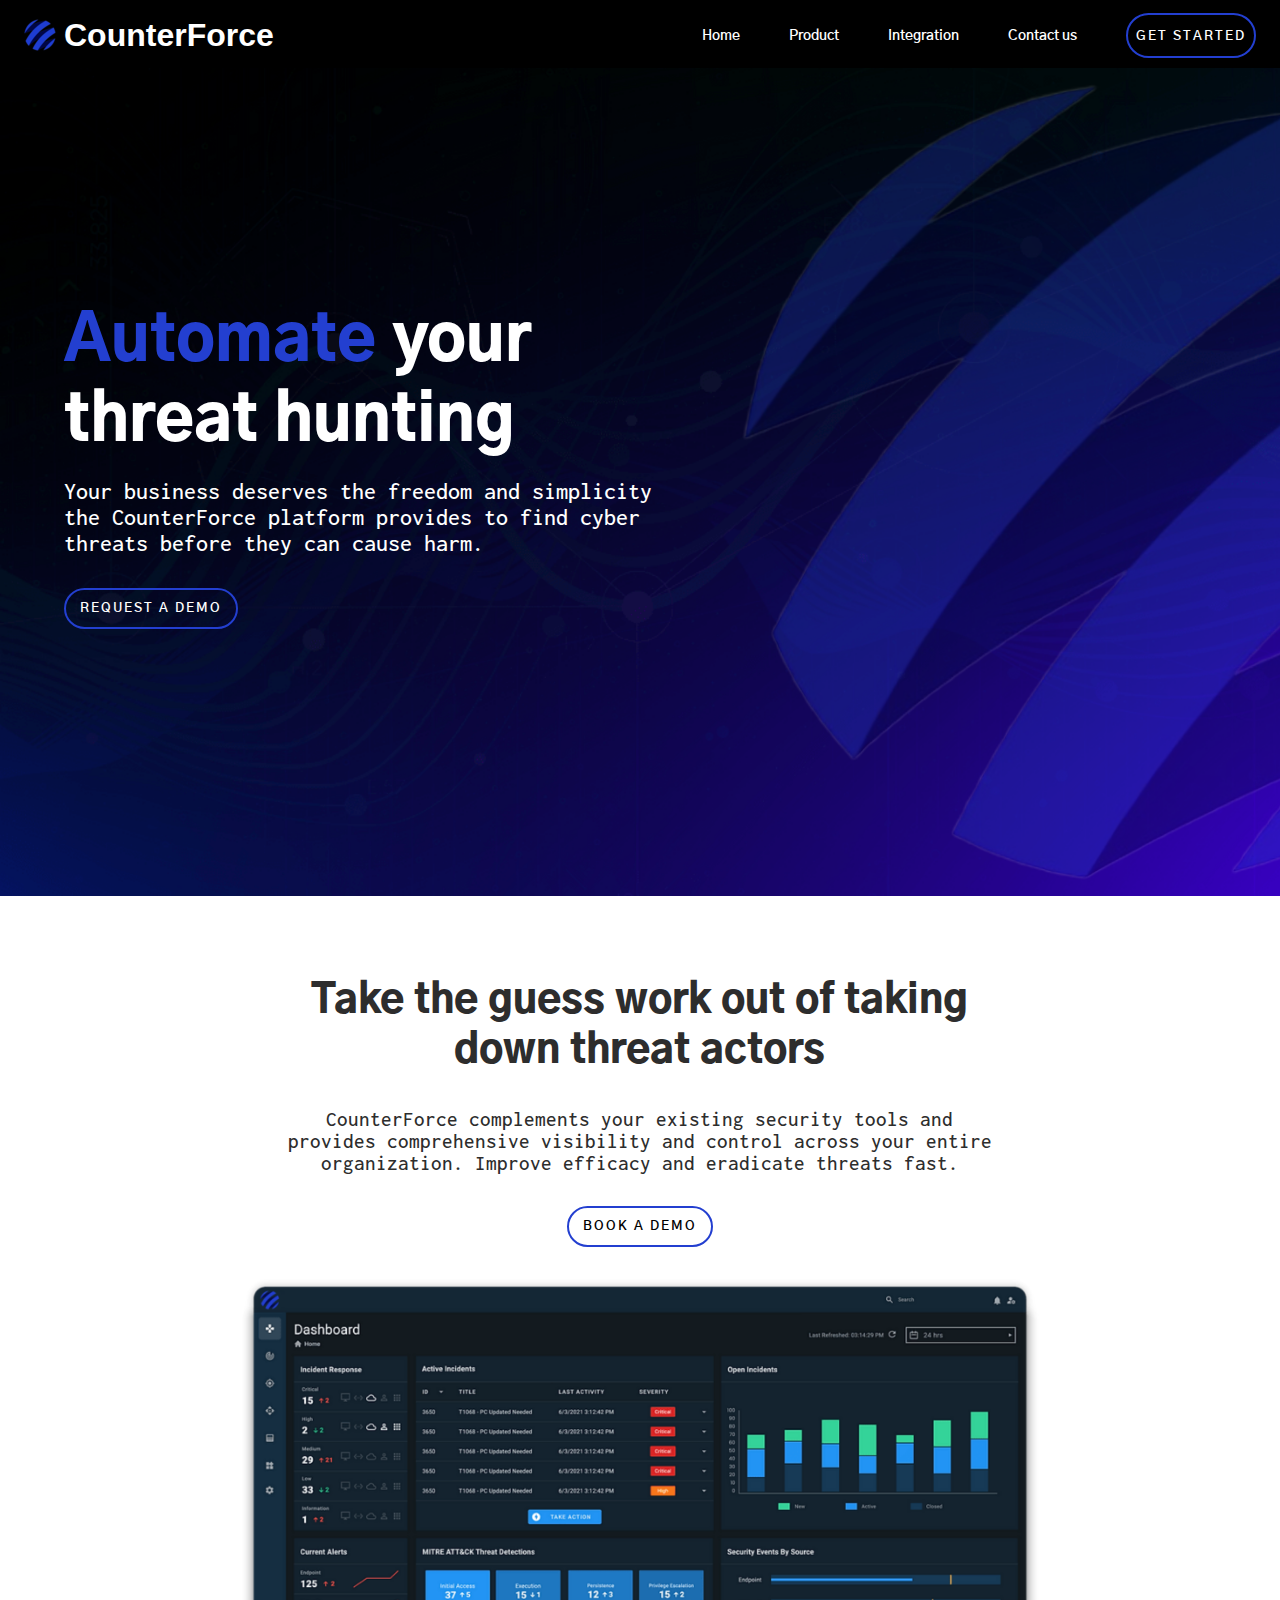
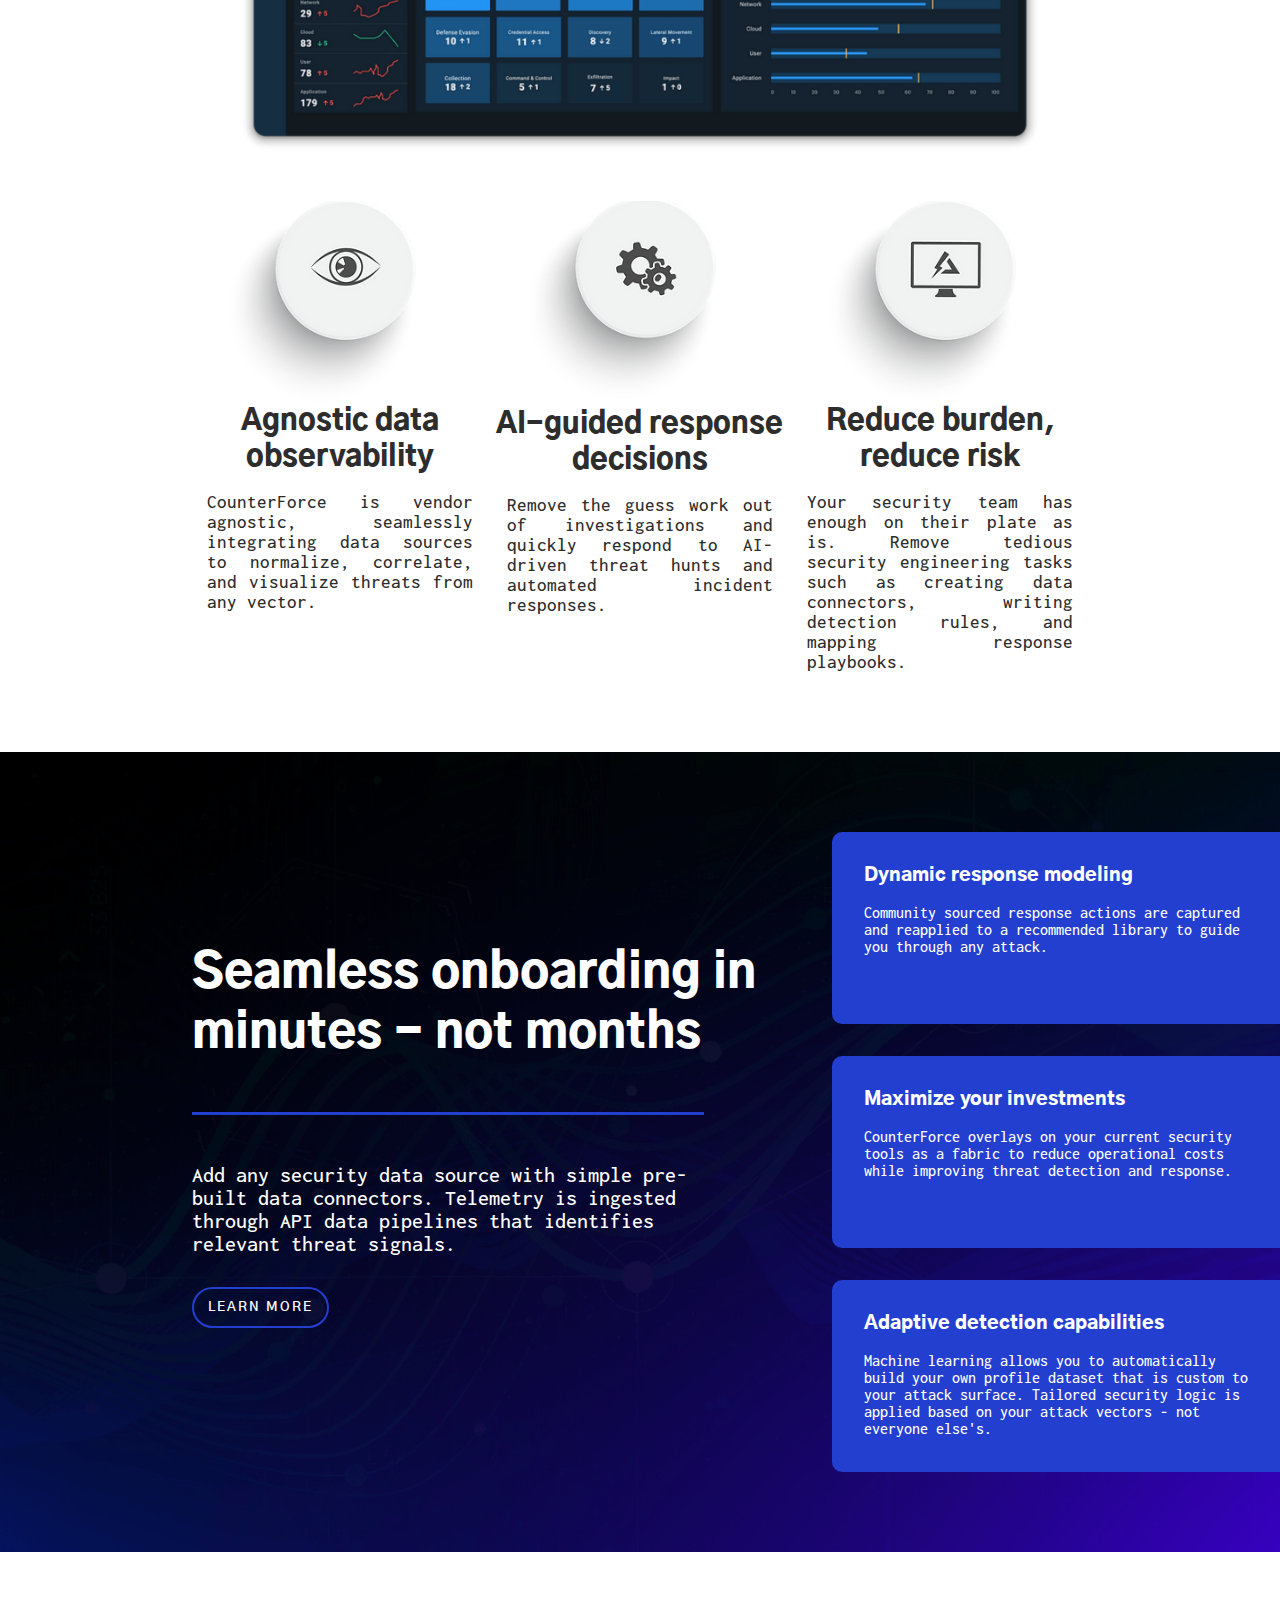
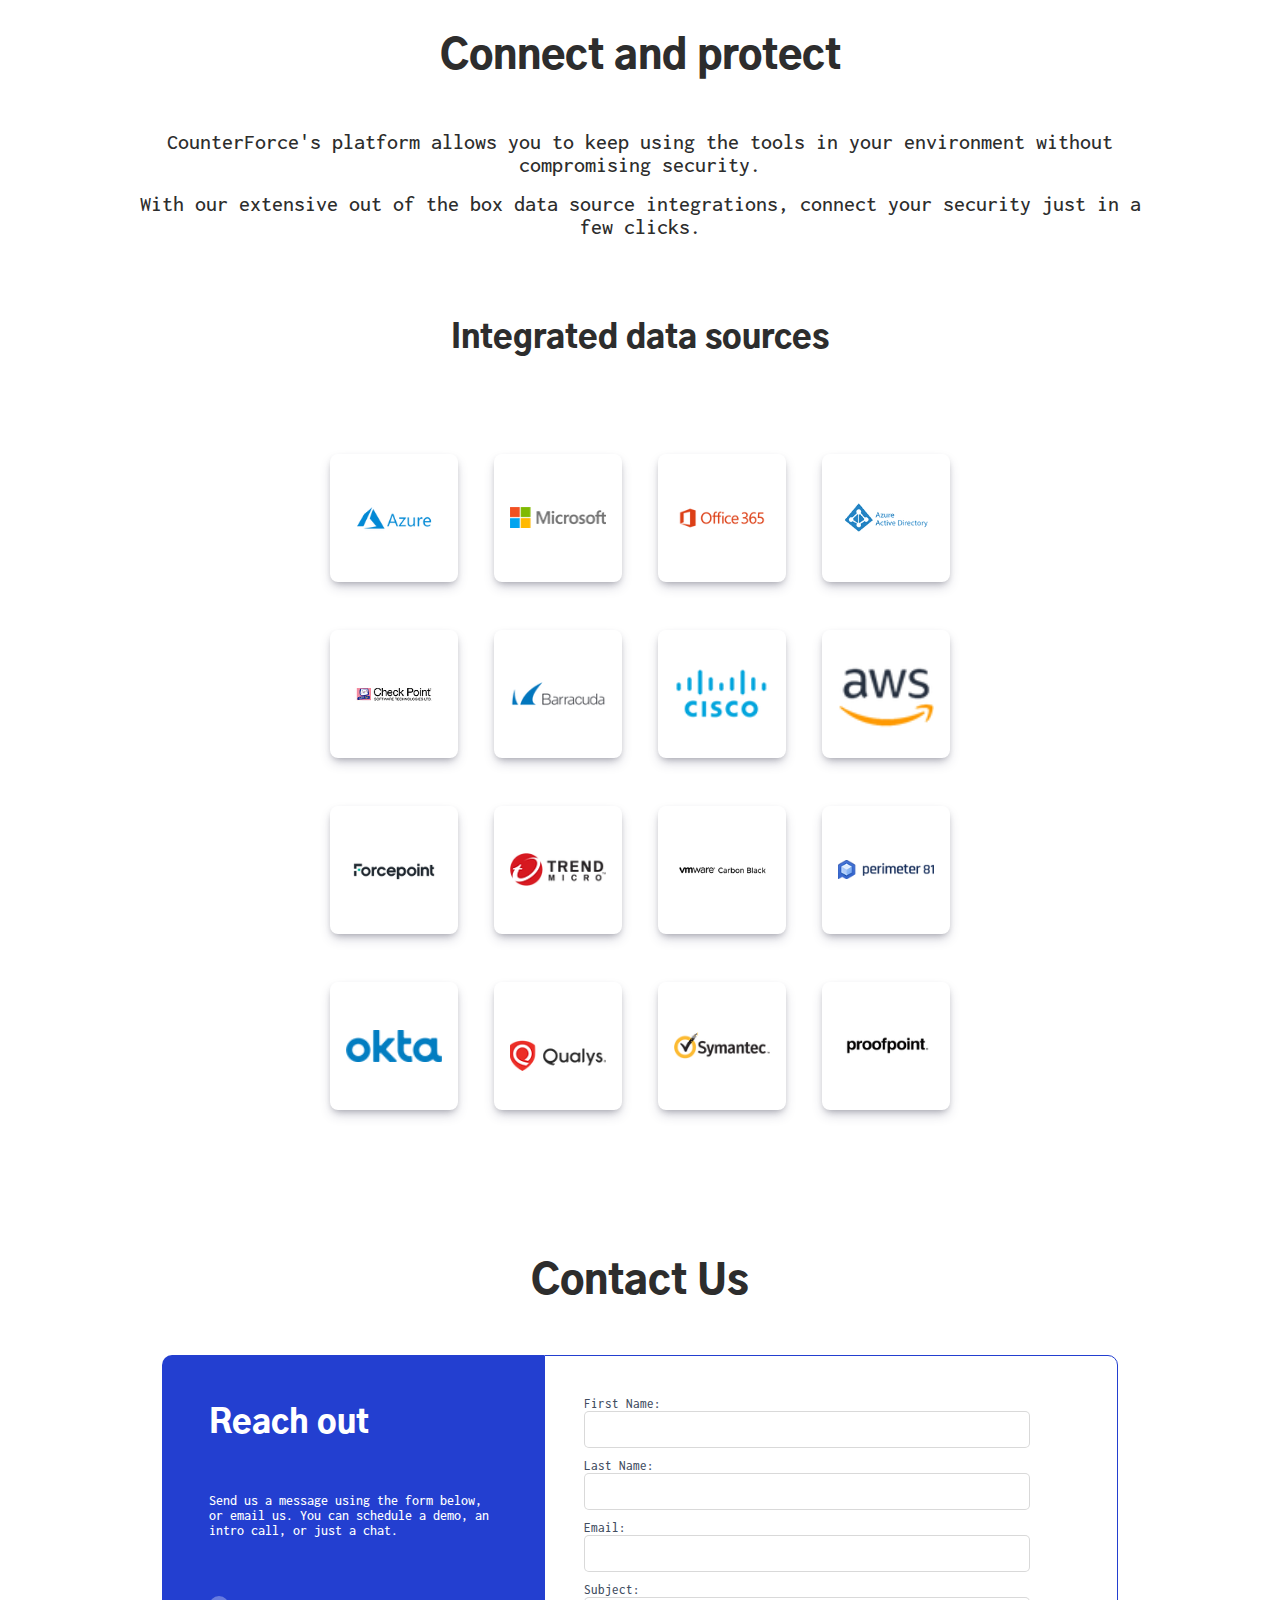
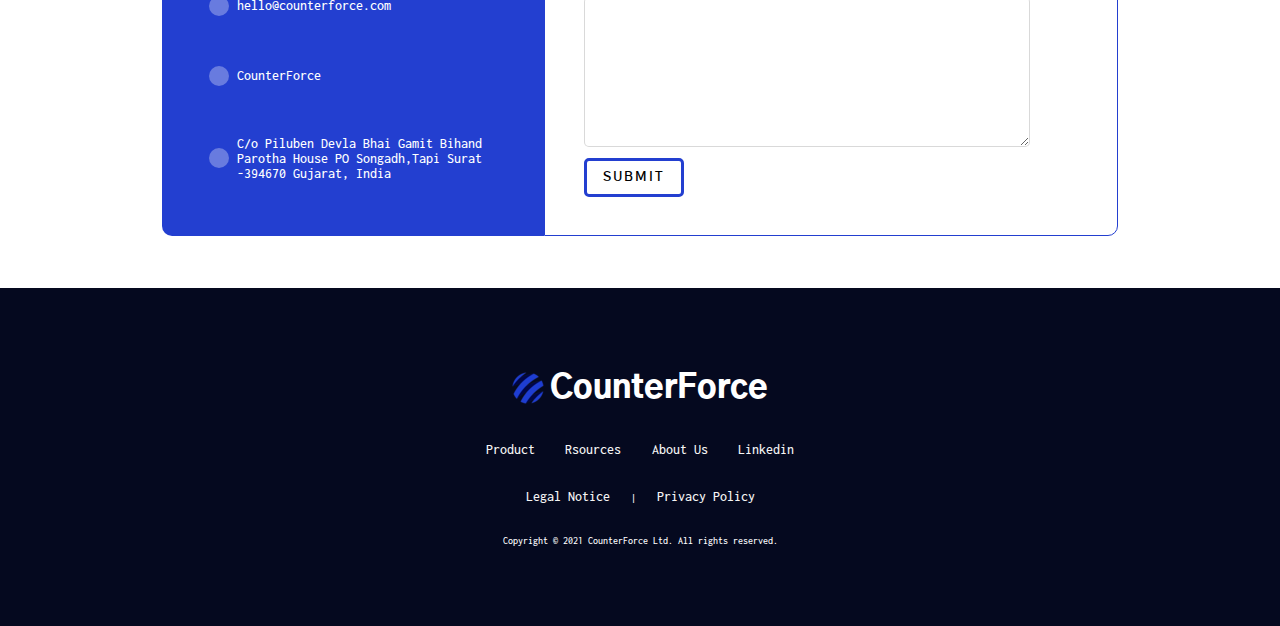
<file: index.html>
<!DOCTYPE html>
<html lang="en">

<head>
    <meta charset="UTF-8" />
    <meta http-equiv="X-UA-Compatible" content="IE=edge" />
    <meta name="viewport" content="width=device-width, initial-scale=1.0" />
    <link rel="stylesheet" href="style.css" />
    <link rel="icon" href="./assets/logo.png" />
    <link rel="stylesheet" href="https://unicons.iconscout.com/release/v4.0.0/css/line.css" />
    <title>CounterForce</title>
</head>

<body>
    <header class="header">
        <nav class="navbar">
            <h6>
                <a href="#" class="nav-logo"><img src="./assets/logo.png" alt="" />CounterForce</a>
            </h6>
            <ul class="nav-menu">
                <li class="nav-item">
                    <a href="#" class="nav-link">Home</a>
                </li>
                <li class="nav-item">
                    <a href="#tool" class="nav-link">Product</a>
                </li>
                <li class="nav-item">
                    <a href="#integration" class="nav-link">Integration</a>
                </li>
                <li class="nav-item">
                    <a href="#contact" class="nav-link">Contact us</a>
                </li>
                <li class="nav-button button ">
                    <a href="#contact" class="nav-link">Get Started</a>
                </li>
            </ul>
            <div class="hamburger">
                <span class="bar"></span>
                <span class="bar"></span>
                <span class="bar"></span>
            </div>
        </nav>
    </header>

    <!-- scroll to top button -->
    <a href="#" class="to-top">
        <i class="uil uil-angle-double-up"></i>
    </a>

    <!-- main body -->
    <section class="main-slider">
        <div class="slider-content">
            <h1 class="heading">
                <u>Automate</u> your
                threat hunting
            </h1>
            <p>
                Your business deserves the freedom and simplicity the CounterForce platform provides to find cyber
                threats
                before they can cause harm.
            </p>
            <div class="sign-up">
                <a href="#contact">
                    <button class="button">
                        request a demo
                    </button>
                </a>
            </div>

        </div>
        <div class="slider-img">
            <img src="./assets/logo1.png" alt="" />
        </div>
    </section>

    <!-- product -->
    <section class="product" id="tool">
        <h1 class="heading">Take the guess work out of taking down threat actors</h1>
        <p>CounterForce complements your existing security tools and provides comprehensive visibility and control
            across your entire organization.
            Improve efficacy and eradicate threats fast.</p>
        <div class="sign-up">
            <a href="#contact">
                <button class="button">
                    Book a demo
                </button>
            </a>
        </div>
        <div class="photo">
            <img src="./assets/dashboard.png" alt="">
        </div>
        <div class="features">
            <div class="feature feature1">
                <img src="./assets/Eye-circle.png" alt="">
                <h3>Agnostic data observability</h3>
                <p>CounterForce is vendor agnostic, seamlessly integrating data sources to normalize, correlate, and
                    visualize threats from any vector.</p>
            </div>
            <div class="feature feature2">
                <img src="./assets/Gear-circle.png" alt="">
                <h3>AI-guided response decisions</h3>
                <p>Remove the guess work out of investigations and quickly respond to AI-driven threat hunts and
                    automated incident responses.</p>
            </div>
            <div class="feature feature3">
                <img src="./assets/UI-circle.png" alt="">
                <h3>Reduce burden, reduce risk</h3>
                <p>Your security team has enough on their plate as is. Remove tedious security engineering tasks such as
                    creating data connectors, writing detection rules, and mapping response playbooks.</p>
            </div>
        </div>
    </section>

    <!-- onboard -->
    <section class="onboard">
        <div class="part left">
            <h1>Seamless onboarding in minutes - not months</h1>
            <hr>
            <p>Add any security data source with simple pre-built data connectors. Telemetry is ingested through API
                data pipelines that identifies relevant threat signals.</p>
            <div class="sign-up">
                <a href="#contact">
                    <button class="button">
                        Learn More
                    </button>
                </a>
            </div>
        </div>
        <div class="part right">
            <div class="tab tab1">
                <h3>Dynamic response modeling</h3>
                <p>Community sourced response actions are captured and reapplied to a recommended library to guide you
                    through any attack.</p>
            </div>
            <div class="tab tab2">
                <h3>Maximize your investments</h3>
                <p>CounterForce overlays on your current security tools as a fabric to reduce operational costs while
                    improving threat detection and response.</p>
            </div>
            <div class="tab tab3">
                <h3>Adaptive detection capabilities</h3>
                <p>Machine learning allows you to automatically build your own profile dataset that is custom to your
                    attack surface. Tailored security logic is applied based on your attack vectors - not everyone
                    else's.</p>
            </div>
        </div>
    </section>

    <!-- integration -->
    <section class="integration" id="integration">
        <h1 class="heading">Connect and protect</h1>
        <p>CounterForce's platform allows you to keep using the tools in your environment without compromising security.
        </p>
        <p>With our extensive out of the box data source integrations, connect your security just in a few clicks.</p>

        <h2>Integrated data sources</h2>
        <div class="brands">
            <div class="brand brand1">
                <img src="./assets/Azure.png" alt="">
            </div>
            <div class="brand brand2">
                <img src="./assets/microsoft.png" alt="">
            </div>
            <div class="brand brand3">
                <img src="./assets/office-365.png" alt="">
            </div>
            <div class="brand brand4">
                <img src="./assets/Azure-AD.png" alt="">
            </div>
            <div class="brand brand5">
                <img src="./assets/checkpoint.png" alt="">
            </div>
            <div class="brand brand6">
                <img src="./assets/Barracuda.png" alt="">
            </div>
            <div class="brand brand7">
                <img src="./assets/Cisco.png" alt="">
            </div>
            <div class="brand brand8">
                <img src="./assets/aws-logo.png" alt="">
            </div>
            <div class="brand brand9">
                <img src="./assets/forcepoint.png" alt="">
            </div>
            <div class="brand brand10">
                <img src="./assets/trend.png" alt="">
            </div>
            <div class="brand brand11">
                <img src="./assets/VMware.png" alt="">
            </div>
            <div class="brand brand12">
                <img src="./assets/perimeter.png" alt="">
            </div>
            <div class="brand brand13">
                <img src="./assets/Okta.png" alt="">
            </div>
            <div class="brand brand14">
                <img src="./assets/qualys.png" alt="">
            </div>
            <div class="brand brand15">
                <img src="./assets/Symantec.png" alt="">
            </div>
            <div class="brand brand16">
                <img src="./assets/Proofpoint.png" alt="">
            </div>
        </div>
    </section>

    <!-- contact -->
    <section class="contact-us" id="contact">
        <h1 class="heading">Contact Us</h1>
        <div class="contact-card">
            <div class="contact-info">
                <h1>Reach out</h1>
                <p>Send us a message using the form below, or email us. You can schedule a demo, an intro call, or just
                    a
                    chat.</p>
                <a href="mailto:hello@counterforce.com"><i class="uil uil-envelope-alt"></i>hello@counterforce.com</a>
                <a href="https://www.linkedin.com/company/counter-force"><i
                        class="uil uil-linkedin-alt"></i>CounterForce</a>
                <a><i class="uil uil-map-marker"></i>C/o Piluben Devla Bhai Gamit
                    Bihand Parotha House
                    PO Songadh,Tapi
                    Surat -394670
                    Gujarat,
                    India</a>
            </div>
            <div class="contact-form">
                <form id="my-form" action="https://formspree.io/f/mlezrawd" method="POST">

                    <label>First Name:</label> <br>
                    <input type="text" name="firstname"><br>

                    <label>Last Name:</label><br>
                    <input type="text" name="lastname"><br>

                    <label>Email:</label><br>
                    <input type="email" name="email" /><br>

                    <label>Subject:</label><br>
                    <textarea type="text" name="message" style="height:150px"></textarea><br>

                    <button id="my-form-button" class="button">Submit</button>

                    <p id="my-form-status"></p>
                </form>
            </div>
        </div>
    </section>

    <!-- footer -->
    <footer>
        <h1><img src="./assets/logo.png" alt="">CounterForce</h1>
        <div class="content">
            <a href="">Product</a>
            <a href="">Rsources</a>
            <a href="">About Us</a>
            <a href="https://www.linkedin.com/company/counter-force">Linkedin</a>
        </div>
        <p><a href="legal-notice.html">Legal Notice</a> | <a href="">Privacy Policy</a></p>
        <p>Copyright © 2021 CounterForce Ltd. All rights reserved.</p>
    </footer>


    <script src="script.js"></script>
    <script>
        var form = document.getElementById("my-form");

        async function handleSubmit(event) {
            event.preventDefault();
            var status = document.getElementById("my-form-status");
            var data = new FormData(event.target);
            fetch(event.target.action, {
                method: form.method,
                body: data,
                headers: {
                    Accept: "application/json",
                },
            })
                .then((response) => {
                    status.innerHTML = "Thanks for your submission!";
                    form.reset();
                })
                .catch((error) => {
                    status.innerHTML = "Oops! There was a problem submitting your form";
                });
        }
        form.addEventListener("submit", handleSubmit);
    </script>
</body>

</html>
</file>
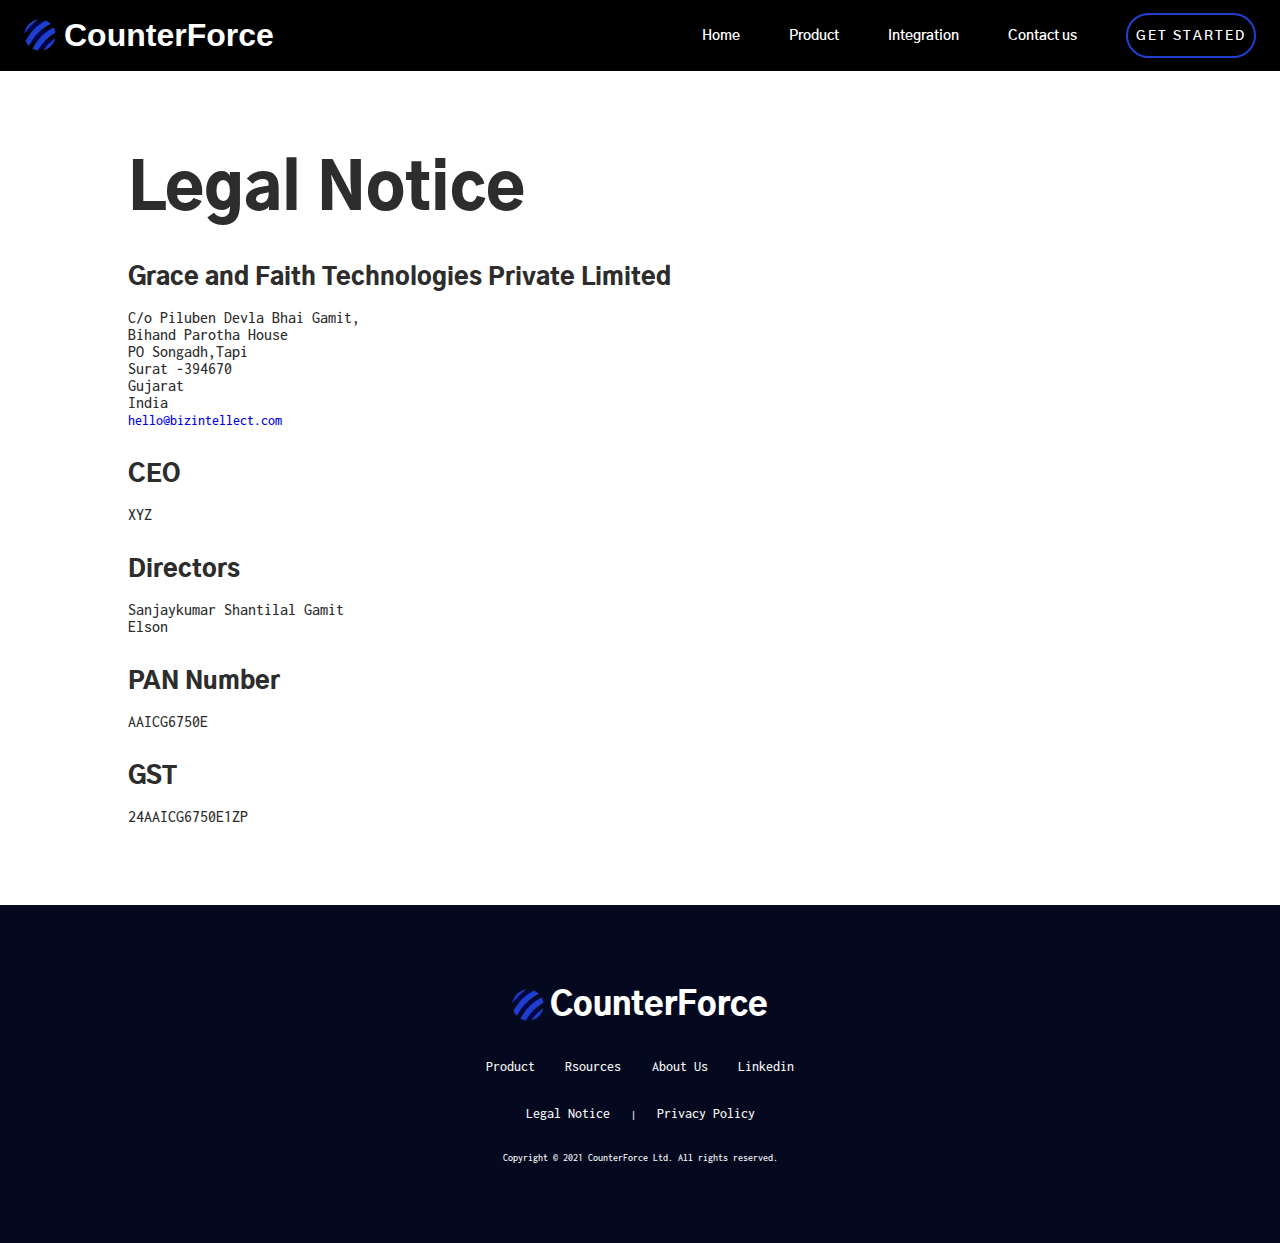
<file: legal-notice.html>
<!DOCTYPE html>
<html lang="en">

<head>
  <meta charset="UTF-8">
  <meta http-equiv="X-UA-Compatible" content="IE=edge">
  <meta name="viewport" content="width=device-width, initial-scale=1.0">
  <link rel="icon" href="./assets/logo.png" />
  <link rel="stylesheet" href="style.css" />
  <link rel="stylesheet" href="legal-notice.css">
  <link rel="stylesheet" href="https://unicons.iconscout.com/release/v4.0.0/css/line.css" />
  <title>Legal Notice</title>
</head>

<body>
  <header class="header">
    <nav class="navbar">
      <h6>
        <a href="#" class="nav-logo"><img src="./assets/logo.png" alt="" />CounterForce</a>
      </h6>
      <ul class="nav-menu">
        <li class="nav-item">
          <a href="index.html" class="nav-link">Home</a>
        </li>
        <li class="nav-item">
          <a href="index.html#tool" class="nav-link">Product</a>
        </li>
        <li class="nav-item">
          <a href="index.html#integration" class="nav-link">Integration</a>
        </li>
        <li class="nav-item">
          <a href="index.html#contact" class="nav-link">Contact us</a>
        </li>
        <li class="nav-button button ">
          <a href="index.html#contact" class="nav-link">Get Started</a>
        </li>
      </ul>
      <div class="hamburger">
        <span class="bar"></span>
        <span class="bar"></span>
        <span class="bar"></span>
      </div>
    </nav>
  </header>

  <section class="legal-notice">
    <h1 class="heading"><b>Legal Notice</b></h1>
    <h5>Grace and Faith Technologies Private Limited</h5>

    <p> C/o Piluben Devla Bhai Gamit,</p>
    <p>Bihand Parotha House</p>
    <p>PO Songadh,Tapi</p>
    <P>Surat -394670</P>
    <p>Gujarat</p>
    <p>India</p>
    <a href="mailto:hello@bizintellect.com">hello@bizintellect.com</a>
    <h5>CEO</h5>
    <p>XYZ</p>
    <h5>Directors</h5>
    <p>Sanjaykumar Shantilal Gamit</p>
    <p>Elson</p>
    <h5>PAN Number</h5>
    <p>AAICG6750E</p>
    <h5>GST</h5>
    <p>24AAICG6750E1ZP</p>
  </section>

  <!-- footer -->
  <footer>
    <h1><img src="./assets/logo.png" alt="">CounterForce</h1>
    <div class="content">
      <a href="">Product</a>
      <a href="">Rsources</a>
      <a href="">About Us</a>
      <a href="https://www.linkedin.com/company/counter-force">Linkedin</a>
    </div>
    <p><a href="legal-notice.html">Legal Notice</a> | <a href="">Privacy Policy</a></p>
    <p>Copyright © 2021 CounterForce Ltd. All rights reserved.</p>
  </footer>

  <script src="/script.js"></script>
</body>

</html>
</file>
<file: style.css>
@import url("https://fonts.googleapis.com/css2?family=Gothic+A1:wght@600;700;800;900&family=Inconsolata:wght@400;500;600&display=swap");
@import url("http://fonts.cdnfonts.com/css/hemi-head-426");

/* #233fd0 -light blue
   #050e48 - dark blue */
* {
  margin: 0px;
  padding: 0px;
  box-sizing: border-box;
  text-decoration: none;
  border: none;
  outline: none;
}
a {
  text-decoration: none;
}

li {
  list-style: none;
}

html {
  font-size: 100%;
  height: 100%;
  overflow-x: hidden;
  margin: 0px;
  padding: 0px;
  touch-action: manipulation;
  scroll-behavior: smooth;
}
body {
  font-family: "Inconsolata", monospace;
  font-weight: 500;
  color: #2d2d2d;
  -webkit-font-smoothing: antialiased;
  -moz-osx-font-smoothing: grayscale;
  word-wrap: break-word;
}
h1,
h2,
h3,
h4,
h5,
h6 {
  font-family: "Gothic A1", sans-serif;
  font-weight: 900;
}
.button {
  font-family: "Gothic A1", sans-serif;
  text-transform: uppercase;
  letter-spacing: 2px;
  font-weight: 600;
  cursor: pointer;
}

/* navbar */
.navbar {
  display: flex;
  justify-content: space-between;
  align-items: center;
  padding: 0.8rem 1.5rem;
  background-color: #000;
}

.hamburger {
  display: none;
}

.bar {
  display: block;
  width: 20px;
  height: 2px;
  margin: 5px auto;
  -webkit-transition: all 0.3s ease-in-out;
  transition: all 0.3s ease-in-out;
  background-color: #fff;
}

.nav-menu {
  display: flex;
  justify-content: space-between;
  align-items: center;
  width: 45%;
}

.nav-link {
  font-weight: 600;
  color: #fff;
  font-family: "Gothic A1", sans-serif;
}

.nav-link:hover {
  color: #233fd0;
}

.nav-logo {
  font-family: "Hemi Head FourTwentySix", sans-serif;
  font-size: 2rem;
  color: #fff;
  display: flex;
  align-items: center;
  justify-content: center;
  gap: 8px;
  font-weight: 800;
  padding-right: 5px;
}

.nav-button a {
  width: 130px;
  height: 45px;
  border: solid 2px #233fd0;
  border-radius: 30px;
  font-size: 0.8rem;
  display: flex;
  align-items: center;
  justify-content: center;
  padding-top: 3px;
}

.nav-button a:hover {
  background-color: #233fd0;
  color: #fff;
  transition: 0.2s;
}

.to-top {
  border: 3px solid #233fd0;
  border-radius: 50%;
  position: fixed;
  z-index: 999;
  bottom: 10px;
  right: 20px;
  width: 3rem;
  height: 3rem;
  display: flex;
  align-items: center;
  justify-content: center;
  font-size: 25px;
  color: #233fd0;
  opacity: 0;
  pointer-events: none;
  transition: all 0.4s;
}
.to-top:hover {
  border: none;
  background-color: #233fd0;
}
.to-top:hover > i {
  color: white;
}
.to-top.active {
  bottom: 20px;
  pointer-events: auto;
  opacity: 1;
}

/* main-body */
.main-slider {
  height: 92vh;
  display: flex;
  flex-direction: row;
  align-items: center;
  justify-content: center;
  background-image: url(./assets/hero-bg.png);
  background-position: center;
  background-size: cover;
  background-repeat: no-repeat;
  overflow: hidden;
  margin-top: -3px;
}
.slider-content {
  width: 57vw;
  padding: 5%;
}
.slider-content > .heading {
  font-size: 4rem;
  font-weight: 900;
  color: #fff;
}
.slider-content > .heading u {
  color: #233fd0;
}

.slider-content p {
  font-size: 1.5rem;
  margin-top: 1rem;
  color: #fff;
}

.sign-up {
  margin: 2rem 0;
}

.sign-up button {
  padding: 10px 14px;
  border: 2px solid #233fd0;
  border-radius: 30px;
  background-color: transparent;
  color: #fff;
}
.sign-up button:hover {
  transition: all 0.3s;
  background-color: #233fd0;
}
.slider-img {
  width: 43vw;
  overflow: hidden;
  display: flex;
  align-items: center;
}
.slider-img img {
  width: 150%;
  opacity: 0.3;
}

/* product */
.product {
  display: flex;
  flex-direction: column;
  align-items: center;
  justify-content: center;
  padding: 5rem 15%;
  text-align: center;
}
.product > .heading {
  font-size: 2.5rem;
  font-weight: 900;
  width: 80%;
  margin-bottom: 2rem;
}
.product p {
  font-size: 1.3rem;
  width: 80%;
}
.product button {
  color: #000;
}
.product button:hover {
  color: #fff;
}
.product > .photo {
  width: 90%;
}
.product > .photo img {
  width: 100%;
  margin-bottom: 3rem;
}
.product > .features {
  display: flex;
  align-items: flex-start;
  justify-content: space-between;
}
.product > .features > .feature {
  width: 33%;
  display: flex;
  flex-direction: column;
  align-items: center;
  justify-content: center;
}
.product > .features > .feature img {
  width: 65%;
  margin-right: 2.5rem;
}
.product > .features > .feature h3 {
  font-size: 1.8rem;
  margin-bottom: 1rem;
  width: 100%;
}
.product > .features > .feature p {
  font-size: 1.2rem;
  width: 90%;
  text-align: justify;
}

/* onboard */
.onboard {
  background-image: url(./assets/hero-bg.png);
  background-position: center;
  background-size: cover;
  background-repeat: no-repeat;
  padding: 5rem 0;
  display: flex;
  align-items: center;
  color: #fff;
}
.onboard > .left {
  width: 65%;
  padding-left: 15%;
}
.onboard > .left h1 {
  font-size: 3rem;
}
.onboard > .left hr {
  width: 80%;
  height: 3px;
  background-color: #233fd0;
  margin: 3rem 0;
}
.onboard > .left p {
  font-size: 1.4rem;
  width: 80%;
}
.onboard > .right {
  width: 35%;
  display: flex;
  flex-direction: column;
  gap: 2rem;
}
.onboard > .right > .tab {
  padding: 2rem;
  height: 12rem;
  background-color: #233fd0;
  border-radius: 10px 0 0 10px;
}
.onboard > .right > .tab h3 {
  margin-bottom: 1rem;
}

/* integration */
.integration {
  padding: 5rem 0;
  text-align: center;
}
.integration > .heading {
  font-size: 2.5rem;
  width: 80%;
  margin: 0 auto;
  margin-bottom: 3rem;
}
.integration p {
  font-size: 1.4rem;
  width: 80%;
  margin: 0 auto;
  margin-bottom: 1rem;
}
.integration h2 {
  font-size: 2rem;
  margin: 5rem 0;
}
.integration > .brands {
  display: flex;
  align-items: center;
  justify-content: space-around;
  flex-wrap: wrap;
  gap: 1rem;
  padding: 0 5%;
  width: 60%;
  margin: 0 auto;
}
.integration > .brands > .brand {
  width: 8rem;
  height: 8rem;
  background-color: #fff;
  border-radius: 8px;
  display: flex;
  align-items: center;
  justify-content: center;
  box-shadow: rgba(50, 50, 93, 0.25) 0px 6px 12px -2px,
    rgba(0, 0, 0, 0.3) 0px 3px 7px -3px;
  margin: 1rem 0;
  padding: 1rem;
}
.integration > .brands > .brand img {
  width: 100%;
}

/* contact us */
.contact-us {
  padding: 4% 10%;
  display: flex;
  flex-direction: column;
  align-items: center;
  justify-content: center;
}
.contact-us > .heading {
  margin-bottom: 3rem;
  font-size: 2.5rem;
}
.contact-us p,
a {
  font-size: 0.9rem;
}
.contact-card {
  display: flex;
  flex-direction: row;
  align-items: stretch;
  justify-content: center;
}
.contact-info {
  background-color: #233fd0;
  border-radius: 10px 0 0 10px;
  width: 40%;
  display: flex;
  flex-direction: column;
  padding: 5%;
  justify-content: space-between;
}
.contact-info h1 {
  color: white;
  margin-bottom: 1rem;
}
.contact-info p {
  color: white;
  margin-bottom: 1rem;
}
.contact-info i {
  font-size: 1.2rem;
  background-color: #ffffff50;
  color: white;
  padding: 10px;
  border-radius: 50%;
  margin-right: 0.5rem;
}
.contact-info i:hover {
  background-color: transparent;
}
.contact-info a {
  color: white;
  margin: 0.5rem 0;
  display: flex;
  align-items: center;
}
.contact-form {
  width: 60%;
  color: #161e2e;
  border: 1px solid #233fd0;
  border-radius: 0 10px 10px 0;
  padding: 4%;
}

.contact-form label {
  font-size: 0.8rem;
  color: #424d5f;
}
.contact-form input,
textarea {
  padding: 10px;
  border: 1px solid #5a5a5a3a;
  border-radius: 5px;
  width: 90%;
  resize: vertical;
  margin-bottom: 0.5rem;
}
.contact-form button {
  padding: 0.5rem 1rem;
  border: 3px solid #233fd0;
  border-radius: 5px;
  background-color: #fff;
}
.contact-form button:hover {
  background-color: #233fd0;
  color: #fff;
}

/* footer */
footer {
  padding: 5rem;
  text-align: center;
  background-color: #05091f;
  color: #fff;
}
footer h1 {
  margin-bottom: 2rem;
}
footer h1 {
  display: flex;
  align-items: center;
  justify-content: center;
  gap: 6px;
}
footer p {
  margin-top: 2rem;
  font-size: 0.6rem;
}
footer .get-started .button {
  padding: 0.8rem 1rem;
  border: 3px solid #fff;
  border-radius: 5px;
  background-color: transparent;
  color: #fff;
  margin-bottom: 2rem;
}
footer .get-started .button:hover {
  background-color: #fff;
  color: #04483c;
}
footer > .content a {
  color: #f5f5f5;
  padding: 0 1%;
}
footer > .content a:hover {
  color: #fff;
  text-decoration: underline;
}
footer p a {
  color: #f5f5f5;
  padding: 0 1rem;
}
footer p a:hover {
  text-decoration: underline;
}

/* small and medium screen */
@media only screen and (max-width: 768px) and (orientation: portrait) {
  .nav-logo img {
    width: 25px;
  }
  .nav-logo {
    font-size: 1.5rem;
  }

  .nav-menu {
    position: fixed;
    z-index: 999;
    overflow: hidden;
    right: -100%;
    top: 3.15rem;
    flex-direction: column;
    width: 20rem;
    height: 100vh;
    transition: 0.3s;
    background: #000;
  }

  .nav-menu.active {
    right: 0;
  }

  .nav-item {
    padding: 3.5% 8%;
    margin-top: 10%;
    width: fit-content;
  }

  .nav-item > a {
    color: #fff;
  }
  .nav-button {
    margin: 1rem 0 0 1rem;
    width: fit-content;
  }
  .nav-button a {
    color: #fff;
    background-color: #233fd0;
  }

  .nav-menu {
    display: block;
  }

  .nav-link {
    display: block;
  }

  .hamburger {
    display: block;
    cursor: pointer;
  }

  .hamburger.active .bar:nth-child(2) {
    opacity: 0;
  }

  .hamburger.active .bar:nth-child(1) {
    transform: translateY(7px) rotate(45deg);
  }

  .hamburger.active .bar:nth-child(3) {
    transform: translateY(-7px) rotate(-45deg);
  }
  .main-slider {
    height: 86vh;
  }
  .main-slider {
    flex-direction: column;
  }
  .slider-content {
    width: 98vw;
    position: absolute;
    z-index: 2;
  }
  .slider-content > .heading {
    font-size: 2.5rem;
  }
  .slider-content p {
    font-size: 1.2rem;
  }
  .sign-up {
    margin-top: 2rem;
  }
  .sign-up .button {
    font-size: 0.7rem;
  }
  .slider-img {
    width: 100vw;
    padding: 0;
    overflow: visible;
    position: relative;
    z-index: 1;
    margin-right: -55%;
  }

  /* product */
  .product {
    padding: 5rem 5%;
  }
  .product > .heading {
    font-size: 1.8rem;
    width: 95%;
  }
  .product p {
    width: 95%;
    font-size: 1rem;
  }
  .product > .photo {
    width: 100%;
  }
  .product > .features {
    flex-direction: column;
  }
  .product > .features > .feature {
    width: 95%;
    margin-bottom: 2rem;
  }
  .product > .features > .feature img {
    width: 55%;
  }
  .product > .features > .feature h3 {
    font-size: 1.3rem;
    margin-bottom: 1rem;
  }
  .product > .features > .feature p {
    font-size: 1rem;
  }

  /* onboard */
  .onboard {
    background-image: unset;
    flex-direction: column;
  }
  .onboard > .left {
    background-image: url(./assets/hero-bg.png);
    width: 100%;
    padding: 0 1rem;
    padding-bottom: 2rem;
  }
  .onboard > .left h1 {
    font-size: 1.8rem;
    margin-top: 5rem;
  }
  .onboard > .left p {
    font-size: 1rem;
    width: 92%;
  }
  .onboard > .right {
    width: 90%;
    margin-top: 2rem;
  }
  .onboard > .right > .tab {
    border-radius: 10px;
    height: 14rem;
  }

  /* contact us */
  .contact-us > .heading {
    font-size: 1.8rem;
  }
  .contact-card {
    flex-direction: column !important;
    align-items: center;
    justify-content: center;
  }
  .contact-info {
    width: 95%;
    border-radius: 10px 10px 0 0;
  }
  .contact-form {
    width: 95%;
    border-radius: 0 0 10px 10px;
  }
  .contact-form form input,
  textarea {
    width: 100%;
  }
  .contact-form button {
    background-color: #233fd0;
    color: #fff;
  }

  /* integration */
  .integration {
    padding-top: 0;
    padding-bottom: 2rem;
  }
  .integration > .heading {
    font-size: 1.8rem;
  }
  .integration p {
    font-size: 1rem;
  }
  .integration > .brands {
    width: 100%;
    margin: 0 auto;
  }

  /* footer */
  footer {
    padding: 5rem 2rem;
  }
}

@media only screen and (max-width: 825px) and (orientation: landscape) {
  .main-slider {
    height: 82vh;
  }
  .nav-logo img {
    width: 25px;
  }
  .nav-logo {
    font-size: 1.5rem;
  }

  .nav-menu {
    position: fixed;
    z-index: 999;
    overflow: hidden;
    right: -100%;
    top: 3.15rem;
    flex-direction: column;
    width: 20rem;
    height: 100vh;
    transition: 0.3s;
    background: #000;
  }

  .nav-menu.active {
    right: 0;
  }

  .nav-item {
    padding: 0% 8% !important;
    margin: 0 !important;
  }
  .nav-button {
    margin: 1rem 0 0 2.5rem;
  }
  .nav-button a {
    color: #fff;
    background-color: #233fd0;
  }
  .nav-item > a {
    color: white;
  }

  .nav-menu {
    display: block;
  }

  .nav-link {
    display: block;
  }

  .hamburger {
    display: block;
    cursor: pointer;
  }

  .hamburger.active .bar:nth-child(2) {
    opacity: 0;
  }

  .hamburger.active .bar:nth-child(1) {
    transform: translateY(7px) rotate(45deg);
  }

  .hamburger.active .bar:nth-child(3) {
    transform: translateY(-7px) rotate(-45deg);
  }
  .nav-item {
    margin: 8% !important;
  }
  .slider-content > .heading {
    font-size: 2rem;
  }
  .slider-content p {
    font-size: 1rem;
  }
  .slider-img {
    overflow: hidden;
    height: 88vh;
    width: 45%;
  }
  .slider-img img {
    margin-bottom: -1rem;
  }
  .sign-up {
    margin: 1rem 0;
  }
  .sign-up > a > .button {
    font-size: 0.6rem;
  }
  .product {
    padding: 5rem 5%;
  }
  .product > .heading {
    font-size: 1.8rem;
    width: 85%;
  }
  .product p {
    width: 85%;
    font-size: 1rem;
  }
  .product > .photo {
    width: 80%;
  }
  .product > .features > .feature img {
    width: 75%;
  }
  .product > .features > .feature h3 {
    font-size: 1.3rem;
    margin-bottom: 1rem;
  }
  .product > .features > .feature p {
    font-size: 1rem;
  }
  .onboard > .left {
    padding-left: 5%;
    width: 60%;
  }

  .onboard > .left h1 {
    font-size: 1.8rem;
    margin: 0;
  }
  .onboard > .left p {
    font-size: 1rem;
    width: 92%;
  }
  .onboard > .right {
    width: 40%;
  }
  .onboard > .right > .tab {
    padding: 1rem;
  }
  .onboard > .right > .tab p {
    font-size: 0.9rem;
  }
  .contact-us > .heading {
    font-size: 1.8rem;
  }
  .contact-info {
    padding: 5% 2%;
  }
  /* integration */
  .integration {
    /* padding-top: 0; */
    padding-bottom: 2rem;
  }
  .integration > .heading {
    font-size: 1.8rem;
  }
  .integration p {
    font-size: 1rem;
  }
  .integration > .brands {
    width: 85%;
    margin: 0 auto;
  }
}

@media only screen and (device-width: 768px) and (orientation: portrait) {
  .slider-content > .heading {
    font-size: 3.2rem;
  }
  .slider-content p {
    font-size: 1.8rem;
  }
  .sign-up .button {
    font-size: 1rem;
  }
  .product {
    padding: 5rem 10%;
  }
  .product > .features > .feature img {
    width: 35%;
  }
  .onboard > .left {
    padding: 10%;
  }
  .onboard > .right > .tab {
    height: 10rem;
  }
}

@media only screen and (device-width: 1024px) and (device-height: 1366px) {
  .main-slider {
    height: 90vh;
    flex-direction: column;
  }
  .nav-menu {
    width: 58%;
  }
  .slider-img {
    width: 100vw;
    position: relative;
    z-index: 1;
    padding: 0;
    margin: 0 auto;
    margin-right: -45%;
  }
  .slider-content {
    width: 80vw;
    padding: 5% 3.5%;
    position: absolute;
    z-index: 2;
  }
  .slider-content > .heading {
    font-size: 3.2rem;
  }
  .slider-content p {
    font-size: 1.8rem;
  }
  .sign-up p {
    font-size: 1.2rem;
  }
  .product {
    padding: 5rem 5%;
  }
  .onboard > .left {
    padding-left: 5%;
    width: 60%;
  }
  .onboard > .right {
    width: 40%;
  }
  .onboard > .right > .tab {
    height: 14rem;
  }

  .integration > .brands {
    width: 70%;
    margin: 0 auto;
  }
}

@media only screen and (device-width: 1366px) and (device-height: 1024px) {
  .main-slider {
    height: 92.3vh;
  }
}

@media only screen and (device-width: 1024px) and (device-height: 768px) {
  .nav-menu {
    width: 58%;
  }
  .main-slider {
    height: 88vh;
  }
  .product {
    padding: 5rem 5%;
  }
  .integration > .brands {
    width: 70%;
    margin: 0 auto;
  }
}

@media only screen and (max-width: 645px) {
  .onboard > .right > .tab {
    padding: 2rem 1rem;
  }
  /* integration */
  .integration {
    padding-top: 0;
    padding-bottom: 2rem;
  }
  .integration > .heading {
    font-size: 1.8rem;
  }
  .integration p {
    font-size: 1rem;
  }
}
@media only screen and (max-width: 645px) and (orientation: landscape) {
  .main-slider {
    height: auto;
  }
  .product > .features > .feature img {
    width: 30%;
  }
  .onboard {
    padding-top: 0;
  }
  .onboard > .left {
    width: 100%;
    padding: 10%;
  }
  .onboard > .right {
    width: 90%;
  }
  .onboard > .right > .tab {
    height: 10rem;
  }
  /* product */
  .product {
    padding: 5rem 5%;
  }
  .product > .heading {
    font-size: 1.8rem;
    width: 95%;
  }
  .product p {
    width: 95%;
    font-size: 1rem;
  }
  .product > .photo {
    width: 100%;
  }
  .product > .features {
    flex-direction: column;
  }
  .product > .features > .feature {
    width: 95%;
    margin-bottom: 2rem;
  }
  .product > .features > .feature img {
    width: 55%;
  }
  .product > .features > .feature h3 {
    font-size: 1.3rem;
    margin-bottom: 1rem;
  }
  .product > .features > .feature p {
    font-size: 1rem;
  }

  /* onboard */
  .onboard {
    background-image: unset;
    flex-direction: column;
  }
  .onboard > .left {
    background-image: url(./assets/hero-bg.png);
    width: 100%;
    padding: 0 1rem;
    padding-bottom: 2rem;
  }
  .onboard > .left h1 {
    font-size: 1.8rem;
    margin-top: 5rem;
  }
  .onboard > .left p {
    font-size: 1rem;
    width: 92%;
  }
  .onboard > .right {
    width: 90%;
    margin-top: 2rem;
  }
  .onboard > .right > .tab {
    border-radius: 10px;
    height: 10rem;
  }
  /* contact us */
  .contact-us > .heading {
    font-size: 1.8rem;
  }
  .contact-card {
    flex-direction: column !important;
    align-items: center;
    justify-content: center;
  }
  .contact-info {
    width: 95%;
    border-radius: 10px 10px 0 0;
    padding: 5%;
  }
  .contact-form {
    width: 95%;
    border-radius: 0 0 10px 10px;
  }
  .contact-form form input,
  textarea {
    width: 100%;
  }
  .contact-form button {
    background-color: #233fd0;
    color: #fff;
  }
  /* integration */
  .integration {
    padding-top: 0;
    padding-bottom: 2rem;
  }
  .integration > .heading {
    font-size: 1.8rem;
  }
  .integration p {
    font-size: 1rem;
  }
  .integration > .brands {
    width: 100%;
    margin: 0 auto;
  }
}

@media only screen and (min-width: 650px) and (max-width: 750px) and (orientation: landscape) {
  .integration > .brands {
    width: 100%;
    margin: 0 auto;
  }
}
</file>
<file: legal-notice.css>
.legal-notice {
  width: 80%;
  margin: 0 auto;
  padding: 5rem 0;
}
.legal-notice > .heading {
  font-size: 4rem;
  margin-bottom: 2rem;
}
.legal-notice h5 {
  font-size: 1.5rem;
  margin-bottom: 1rem;
  margin-top: 2rem;
}

@media only screen and (max-width: 768px) {
  .legal-notice {
    width: 100%;
    padding: 3rem;
  }
}
</file>
